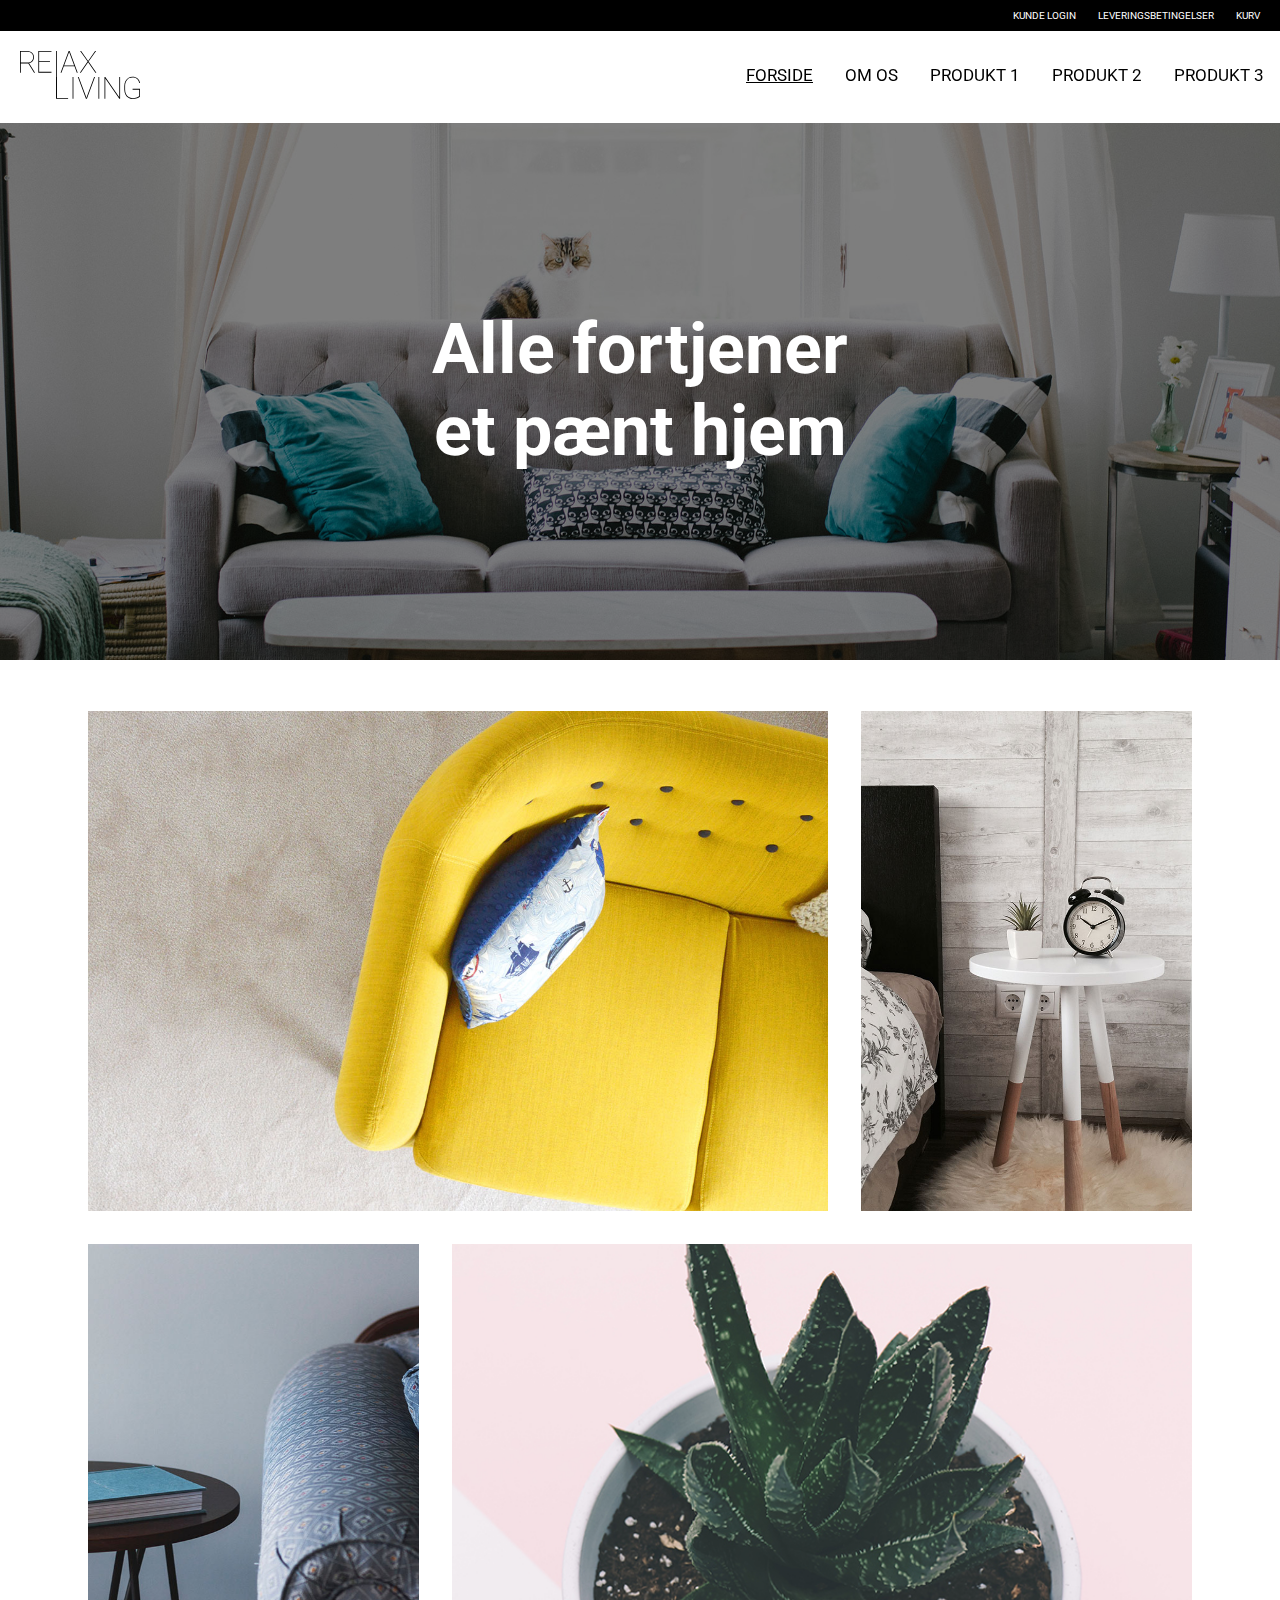
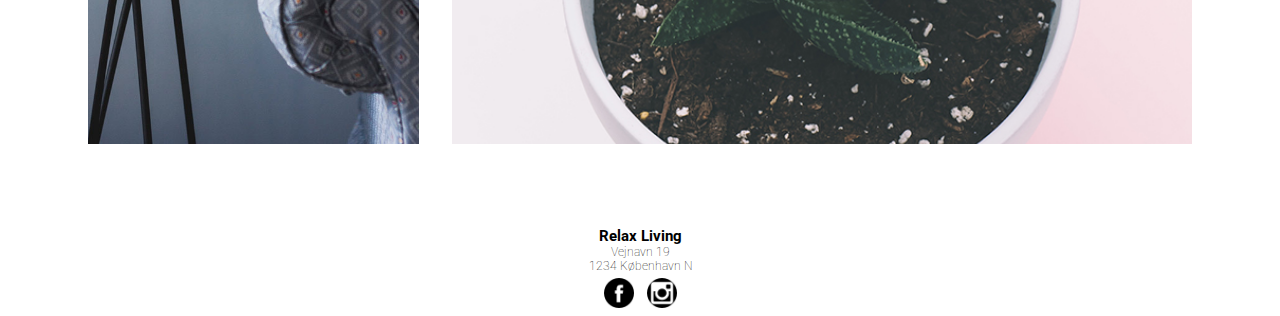
<file: index.html>
<!DOCTYPE html>
<html>
  <head>
    <meta charset="utf-8">
    <title>Relax Living - Forside</title>
    <meta name="viewport" content="width=device-width, initial-scale=1.0">
    <link href="https://fonts.googleapis.com/css?family=Roboto" rel="stylesheet">
    <link rel="stylesheet" type="text/css" href="css/global.css">
    <link rel="stylesheet" type="text/css" href="css/kasper.css">
    <script src="js/menu.js"></script>
  </head>

  <body class="front">
    <!--Navigationsbar og infoboks-->
    <header>
      <!--infoboks der indeholder links til login,
      leveringsbetingelser og kurv-->
      <div class="infoboks">
        <a href="#">KUNDE LOGIN</a>
        <a href="#">LEVERINGSBETINGELSER</a>
        <a href="#">KURV</a>
      </div>
      <!--Logo og navigationsbar-->
    <div class="logo">
      	<svg version="1.1"
      	 xmlns="http://www.w3.org/2000/svg" xmlns:xlink="http://www.w3.org/1999/xlink" xmlns:a="http://ns.adobe.com/AdobeSVGViewerExtensions/3.0/"
      	 x="0px" y="0px" width="384px" height="153.6px" viewBox="0 0 384 153.6" style="enable-background:new 0 0 384 153.6;"
      	 xml:space="preserve">
      <defs>
      </defs>
      <g>
      	<g>
      		<path d="M26.6,39.6h-24v29.6H0V0h22.1C29,0,34.5,1.8,38.6,5.4c4.1,3.6,6.2,8.4,6.2,14.6c0,4.7-1.5,8.8-4.4,12.4
      			c-2.9,3.5-6.7,5.7-11.2,6.6l18.5,29.6v0.7H45L26.6,39.6z M2.6,37h21.8c5.3,0,9.6-1.6,12.9-4.8c3.3-3.2,4.9-7.3,4.9-12.2
      			c0-5.4-1.8-9.6-5.4-12.7c-3.6-3.1-8.6-4.7-14.9-4.7H2.6V37z"/>
      		<path d="M95.9,34.9H61.2v31.8h39.5v2.6H58.6V0h42.1v2.6H61.2v29.8h34.7V34.9z"/>
      		<path d="M174.2,48.5h-33.9l-7.7,20.7h-2.8L155.7,0h3.1l25.9,69.2h-2.8L174.2,48.5z M141.2,46h32l-16-42.9L141.2,46z"/>
      		<path d="M218,31.9L240.3,0h3.2l-24,33.9l24.9,35.3h-3.2L218,35.9l-23.4,33.3h-3.1l24.9-35.3L192.4,0h3.2L218,31.9z"/>
      	</g>
      	<g>
      		<path d="M118.4,150.1h35.5v2.6h-38.1V83.4h2.6V150.1z"/>
      		<path d="M170.9,152.6h-2.6V83.4h2.6V152.6z"/>
      		<path d="M211.2,145.9l1.4,4.2l1.4-4.2l23.2-62.5h2.8l-25.9,69.2h-3.1l-25.9-69.2h2.8L211.2,145.9z"/>
      		<path d="M253.6,152.6H251V83.4h2.6V152.6z"/>
      		<path d="M320.3,152.6h-2.6l-44.7-64.8v64.8h-2.6V83.4h2.6l44.7,64.7V83.4h2.6V152.6z"/>
      		<path d="M384,145.2c-1.7,2.4-4.8,4.4-9.2,6c-4.4,1.6-9.2,2.4-14.4,2.4c-5.1,0-9.7-1.3-13.7-3.8c-4-2.5-7.2-6-9.4-10.6
      			c-2.3-4.6-3.4-9.7-3.5-15.5v-11.9c0-5.7,1.1-10.8,3.3-15.3c2.2-4.5,5.3-8,9.2-10.4c4-2.5,8.4-3.7,13.4-3.7
      			c6.9,0,12.5,1.8,16.8,5.3c4.3,3.5,6.8,8.3,7.5,14.4h-2.6c-0.9-5.5-3.2-9.7-6.9-12.7c-3.7-2.9-8.7-4.4-14.9-4.4
      			c-7,0-12.6,2.5-16.9,7.5c-4.3,5-6.4,11.5-6.4,19.6v11c0,5.4,1,10.3,3,14.5c2,4.2,4.8,7.5,8.5,9.9s7.9,3.5,12.6,3.5
      			c4.6,0,8.9-0.7,12.9-2c4-1.4,6.7-3,8.2-5v-20.2h-21.2v-2.6H384V145.2z"/>
      	</g>
      	<g>
      		<path d="M118.4,151.8h-2.6V0.1h2.6V151.8z"/>
      	</g>
      </g>
      </svg>
      <!--burgermenu-icon-->
    <nav class="menuopen">
      <!--opens the slide menu-->
      <span onclick="openNav()">&#9776;</span>
    </nav>
      <!--Horizontal menu til desktop-->
    <nav class="desktopnav">
      <a class="active" href="index.html">Forside</a>
      <a href="om-os.html">Om os</a>
      <a href="produkt1.html">Produkt 1</a>
      <a href="produkt2.html">Produkt 2</a>
      <a href="produkt3.html">Produkt 3</a>
    </nav>
  </div>



      <!--Navigation slide menu-->
      <nav id="mySidenav" class="sidenav">
        <!--closebutton in right corner-->
        <a href="javascript:void(0)" class="closebtn" onclick="closeNav()">&times;</a>
        <!--class="active" shows with page you are on-->
        <a class="active" href="index.html">Forside</a>
        <a href="om-os.html">Om os</a>
        <a href="produkt1.html">Produkt 1</a>
        <a href="produkt2.html">Produkt 2</a>
        <a href="produkt3.html">Produkt 3</a>
      </nav>

    </header>

    <main>

      <figure class="header">
        <h1>Alle fortjener<br>et pænt hjem</h1>
      </figure>
      <article>
        <section>
          <a href="#">
          <figure class="one">
            <div class="text-wrapper">
              <span>Bliv inspireret til</span>
              <h2>Stuen</h2>
            </div>
          </figure>
        </a>
          <a href="#">
          <figure class="two">
            <div class="text-wrapper">
              <span>Indret dit</span>
              <h2>Soveværelset</h2>
            </div>
          </figure>
        </a>
        </section>
        <section>
          <a href="#">
          <figure class="three">
            <div class="text-wrapper">
              <span>Inspiration til</span>
              <h2>Hjemmet</h2>
            </div>
          </figure>
        </a>
          <a href="#">
          <figure class="four">
            <div class="text-wrapper">
              <span>Pynt hjemmet med vores</span>
              <h2>Tilbehør</h2>
            </div>
          </figure>
        </a>
        </section>
      </article>
    </main>

    <footer>
      <div class="logo">
        <svg version="1.1"
        	 xmlns="http://www.w3.org/2000/svg" xmlns:xlink="http://www.w3.org/1999/xlink" xmlns:a="http://ns.adobe.com/AdobeSVGViewerExtensions/3.0/"
        	 x="0px" y="0px" width="384px" height="153.6px" viewBox="0 0 384 153.6" style="enable-background:new 0 0 384 153.6;"
        	 xml:space="preserve">
        <defs>
        </defs>
        <g>
        	<g>
        		<path d="M26.6,39.6h-24v29.6H0V0h22.1C29,0,34.5,1.8,38.6,5.4c4.1,3.6,6.2,8.4,6.2,14.6c0,4.7-1.5,8.8-4.4,12.4
        			c-2.9,3.5-6.7,5.7-11.2,6.6l18.5,29.6v0.7H45L26.6,39.6z M2.6,37h21.8c5.3,0,9.6-1.6,12.9-4.8c3.3-3.2,4.9-7.3,4.9-12.2
        			c0-5.4-1.8-9.6-5.4-12.7c-3.6-3.1-8.6-4.7-14.9-4.7H2.6V37z"/>
        		<path d="M95.9,34.9H61.2v31.8h39.5v2.6H58.6V0h42.1v2.6H61.2v29.8h34.7V34.9z"/>
        		<path d="M174.2,48.5h-33.9l-7.7,20.7h-2.8L155.7,0h3.1l25.9,69.2h-2.8L174.2,48.5z M141.2,46h32l-16-42.9L141.2,46z"/>
        		<path d="M218,31.9L240.3,0h3.2l-24,33.9l24.9,35.3h-3.2L218,35.9l-23.4,33.3h-3.1l24.9-35.3L192.4,0h3.2L218,31.9z"/>
        	</g>
        	<g>
        		<path d="M118.4,150.1h35.5v2.6h-38.1V83.4h2.6V150.1z"/>
        		<path d="M170.9,152.6h-2.6V83.4h2.6V152.6z"/>
        		<path d="M211.2,145.9l1.4,4.2l1.4-4.2l23.2-62.5h2.8l-25.9,69.2h-3.1l-25.9-69.2h2.8L211.2,145.9z"/>
        		<path d="M253.6,152.6H251V83.4h2.6V152.6z"/>
        		<path d="M320.3,152.6h-2.6l-44.7-64.8v64.8h-2.6V83.4h2.6l44.7,64.7V83.4h2.6V152.6z"/>
        		<path d="M384,145.2c-1.7,2.4-4.8,4.4-9.2,6c-4.4,1.6-9.2,2.4-14.4,2.4c-5.1,0-9.7-1.3-13.7-3.8c-4-2.5-7.2-6-9.4-10.6
        			c-2.3-4.6-3.4-9.7-3.5-15.5v-11.9c0-5.7,1.1-10.8,3.3-15.3c2.2-4.5,5.3-8,9.2-10.4c4-2.5,8.4-3.7,13.4-3.7
        			c6.9,0,12.5,1.8,16.8,5.3c4.3,3.5,6.8,8.3,7.5,14.4h-2.6c-0.9-5.5-3.2-9.7-6.9-12.7c-3.7-2.9-8.7-4.4-14.9-4.4
        			c-7,0-12.6,2.5-16.9,7.5c-4.3,5-6.4,11.5-6.4,19.6v11c0,5.4,1,10.3,3,14.5c2,4.2,4.8,7.5,8.5,9.9s7.9,3.5,12.6,3.5
        			c4.6,0,8.9-0.7,12.9-2c4-1.4,6.7-3,8.2-5v-20.2h-21.2v-2.6H384V145.2z"/>
        	</g>
        	<g>
        		<path d="M118.4,151.8h-2.6V0.1h2.6V151.8z"/>
        	</g>
        </g>
        </svg>
      </div>

      <!--Kontakt info-->
    <div class="kontakt">
      <p class="name">Relax Living</p>
      <p>Vejnavn 19</p>
      <p>1234 København N</p>
      <div class="socialicon">
        <img src="img/002-facebook-logo-button.png" alt="Facebook">
        <a target="_blank" href="https://www.instagram.com/relaxliving17/"><img src="img/001-social.png" alt="Instagram"></a>
      </div>
    </div>
    </footer>

  </body>
</html>
</file>
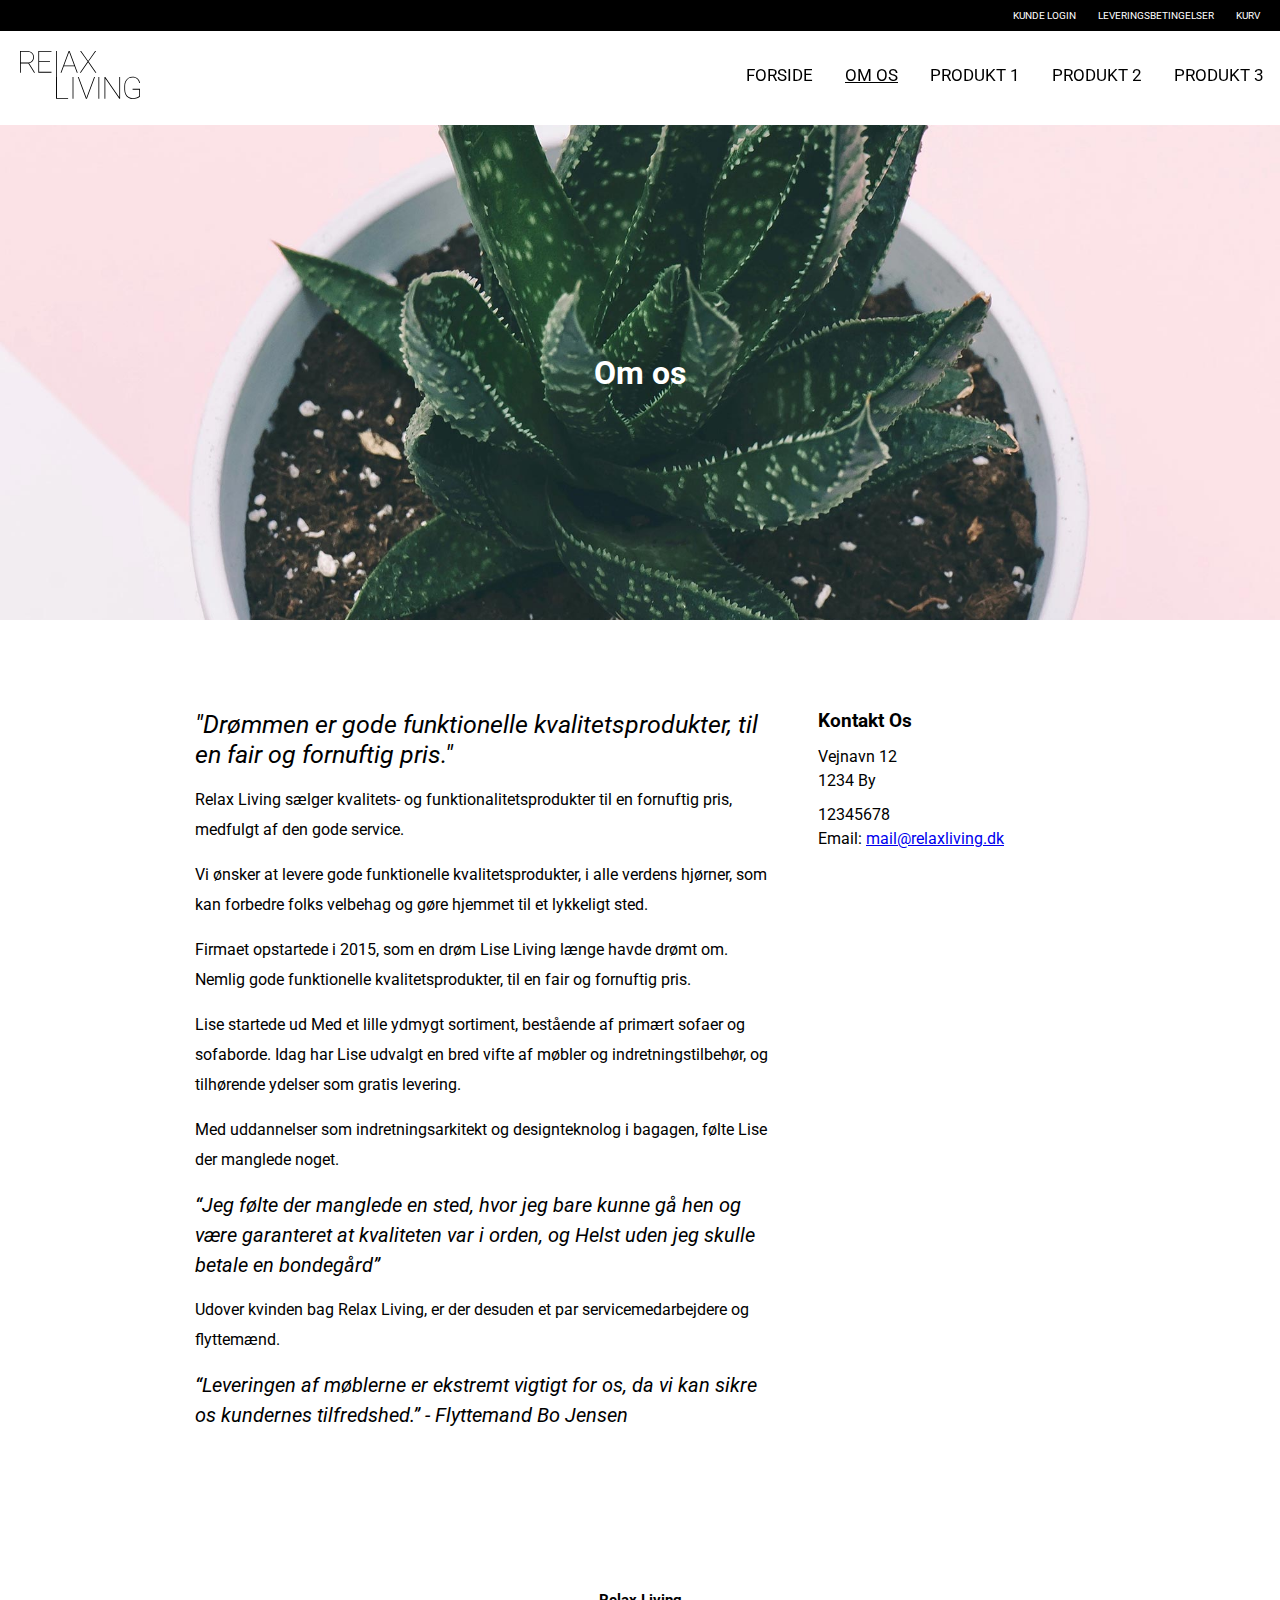
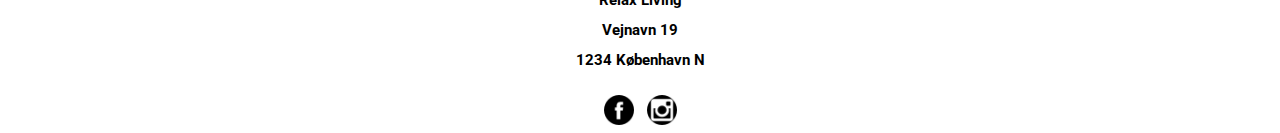
<file: om-os.html>
<!DOCTYPE html>
<html>
  <head>
    <meta charset="utf-8">
    <title>Relax Living - Om os</title>
    <meta name="viewport" content="width=device-width, initial-scale=1.0">
    <link href="https://fonts.googleapis.com/css?family=Roboto" rel="stylesheet">
    <link rel="stylesheet" type="text/css" href="css/global.css">
    <link rel="stylesheet" type="text/css" href="css/gabriella.css">
    <script src="js/menu.js"></script>
  </head>

  <body>
    <!--Navigationsbar og infoboks-->
    <header>
      <!--infoboks der indeholder links til login,
      leveringsbetingelser og kurv-->
      <div class="infoboks">
        <a href="#">KUNDE LOGIN</a>
        <a href="#">LEVERINGSBETINGELSER</a>
        <a href="#">KURV</a>
      </div>
      <!--Logo og navigationsbar-->
      <div class="logo">
        <a href="index.html">
      	<svg version="1.1"
      	 xmlns="http://www.w3.org/2000/svg" xmlns:xlink="http://www.w3.org/1999/xlink" xmlns:a="http://ns.adobe.com/AdobeSVGViewerExtensions/3.0/"
      	 x="0px" y="0px" width="384px" height="153.6px" viewBox="0 0 384 153.6" style="enable-background:new 0 0 384 153.6;"
      	 xml:space="preserve">
      <defs>
      </defs>
      <g>
      	<g>
      		<path d="M26.6,39.6h-24v29.6H0V0h22.1C29,0,34.5,1.8,38.6,5.4c4.1,3.6,6.2,8.4,6.2,14.6c0,4.7-1.5,8.8-4.4,12.4
      			c-2.9,3.5-6.7,5.7-11.2,6.6l18.5,29.6v0.7H45L26.6,39.6z M2.6,37h21.8c5.3,0,9.6-1.6,12.9-4.8c3.3-3.2,4.9-7.3,4.9-12.2
      			c0-5.4-1.8-9.6-5.4-12.7c-3.6-3.1-8.6-4.7-14.9-4.7H2.6V37z"/>
      		<path d="M95.9,34.9H61.2v31.8h39.5v2.6H58.6V0h42.1v2.6H61.2v29.8h34.7V34.9z"/>
      		<path d="M174.2,48.5h-33.9l-7.7,20.7h-2.8L155.7,0h3.1l25.9,69.2h-2.8L174.2,48.5z M141.2,46h32l-16-42.9L141.2,46z"/>
      		<path d="M218,31.9L240.3,0h3.2l-24,33.9l24.9,35.3h-3.2L218,35.9l-23.4,33.3h-3.1l24.9-35.3L192.4,0h3.2L218,31.9z"/>
      	</g>
      	<g>
      		<path d="M118.4,150.1h35.5v2.6h-38.1V83.4h2.6V150.1z"/>
      		<path d="M170.9,152.6h-2.6V83.4h2.6V152.6z"/>
      		<path d="M211.2,145.9l1.4,4.2l1.4-4.2l23.2-62.5h2.8l-25.9,69.2h-3.1l-25.9-69.2h2.8L211.2,145.9z"/>
      		<path d="M253.6,152.6H251V83.4h2.6V152.6z"/>
      		<path d="M320.3,152.6h-2.6l-44.7-64.8v64.8h-2.6V83.4h2.6l44.7,64.7V83.4h2.6V152.6z"/>
      		<path d="M384,145.2c-1.7,2.4-4.8,4.4-9.2,6c-4.4,1.6-9.2,2.4-14.4,2.4c-5.1,0-9.7-1.3-13.7-3.8c-4-2.5-7.2-6-9.4-10.6
      			c-2.3-4.6-3.4-9.7-3.5-15.5v-11.9c0-5.7,1.1-10.8,3.3-15.3c2.2-4.5,5.3-8,9.2-10.4c4-2.5,8.4-3.7,13.4-3.7
      			c6.9,0,12.5,1.8,16.8,5.3c4.3,3.5,6.8,8.3,7.5,14.4h-2.6c-0.9-5.5-3.2-9.7-6.9-12.7c-3.7-2.9-8.7-4.4-14.9-4.4
      			c-7,0-12.6,2.5-16.9,7.5c-4.3,5-6.4,11.5-6.4,19.6v11c0,5.4,1,10.3,3,14.5c2,4.2,4.8,7.5,8.5,9.9s7.9,3.5,12.6,3.5
      			c4.6,0,8.9-0.7,12.9-2c4-1.4,6.7-3,8.2-5v-20.2h-21.2v-2.6H384V145.2z"/>
      	</g>
      	<g>
      		<path d="M118.4,151.8h-2.6V0.1h2.6V151.8z"/>
      	</g>
      </g>
      </svg>
    </a>
      <!--burgermenu-icon-->
    <nav class="menuopen">
      <!--opens the slide menu-->
      <span onclick="openNav()">&#9776;</span>
    </nav>
      <!--Horizontal menu til desktop-->
    <nav class="desktopnav">
      <a href="index.html">Forside</a>
      <a class="active" href="om-os.html">Om os</a>
      <a href="produkt1.html">Produkt 1</a>
      <a href="produkt2.html">Produkt 2</a>
      <a href="produkt3.html">Produkt 3</a>
    </nav>
  </div>

      <!--Navigation slide menu-->
      <nav id="mySidenav" class="sidenav">
        <!--closebutton in right corner-->
        <a href="javascript:void(0)" class="closebtn" onclick="closeNav()">&times;</a>
        <!--class="active" shows with page you are on-->
        <a href="index.html">Forside</a>
        <a class="active" href="om-os.html">Om os</a>
        <a href="produkt1.html">Produkt 1</a>
        <a href="produkt2.html">Produkt 2</a>
        <a href="produkt3.html">Produkt 3</a>
      </nav>

    </header>

    <main>

      <!-- BILLEDET -->
      <div class="topbillede">
        <h1>Om os</h1>
      </div>

      <article>
        <section>

        <!-- TEXT -->
          <h2>"Drømmen er gode funktionelle kvalitetsprodukter, til en fair og fornuftig pris."</h2>

        <!-- MISSION & VISION -->
        <p>
        Relax Living sælger kvalitets- og funktionalitetsprodukter til en fornuftig pris, medfulgt af den gode service.
        </p>
        <p>
          Vi ønsker at levere gode funktionelle kvalitetsprodukter, i alle verdens hjørner, som kan forbedre folks velbehag og gøre hjemmet til et lykkeligt sted.
        </p>

        <p>
          Firmaet opstartede i 2015, som en drøm Lise Living længe havde drømt om. Nemlig gode funktionelle
          kvalitetsprodukter, til en fair og fornuftig pris.
        </p>
        <div>
        <p>
          Lise startede ud
          Med et lille ydmygt sortiment, bestående af primært sofaer og sofaborde. Idag har Lise udvalgt en bred vifte af møbler
          og indretningstilbehør, og tilhørende ydelser som gratis levering.
        </p>
        </div>
        <p>
        Med uddannelser som indretningsarkitekt og designteknolog i bagagen, følte Lise der manglede noget.
        </p>
        <blockquote>
        “Jeg følte der manglede en sted, hvor jeg bare kunne gå hen og være garanteret at kvaliteten var i orden, og
        Helst uden jeg skulle betale en bondegård”
        </blockquote>
        <p>
        Udover kvinden bag Relax Living, er der desuden et par servicemedarbejdere og flyttemænd.
        </p>
        <blockquote>
        “Leveringen af møblerne
        er ekstremt vigtigt for os, da vi kan sikre os kundernes tilfredshed.”
        - Flyttemand Bo Jensen
        </blockquote>
      </section>
      <aside>
          <h3>Kontakt Os</h3>
          <ul>
            <li>Vejnavn 12</li>
            <li>1234 By</li>
            <li class="phone">12345678</li>
            <li>Email: <a href="#">mail@relaxliving.dk</a></li>
          </ul>

      </aside>
      </article>
    </main>
    <footer>
      <div class="logo">
        <svg version="1.1"
        	 xmlns="http://www.w3.org/2000/svg" xmlns:xlink="http://www.w3.org/1999/xlink" xmlns:a="http://ns.adobe.com/AdobeSVGViewerExtensions/3.0/"
        	 x="0px" y="0px" width="384px" height="153.6px" viewBox="0 0 384 153.6" style="enable-background:new 0 0 384 153.6;"
        	 xml:space="preserve">
        <defs>
        </defs>
        <g>
        	<g>
        		<path d="M26.6,39.6h-24v29.6H0V0h22.1C29,0,34.5,1.8,38.6,5.4c4.1,3.6,6.2,8.4,6.2,14.6c0,4.7-1.5,8.8-4.4,12.4
        			c-2.9,3.5-6.7,5.7-11.2,6.6l18.5,29.6v0.7H45L26.6,39.6z M2.6,37h21.8c5.3,0,9.6-1.6,12.9-4.8c3.3-3.2,4.9-7.3,4.9-12.2
        			c0-5.4-1.8-9.6-5.4-12.7c-3.6-3.1-8.6-4.7-14.9-4.7H2.6V37z"/>
        		<path d="M95.9,34.9H61.2v31.8h39.5v2.6H58.6V0h42.1v2.6H61.2v29.8h34.7V34.9z"/>
        		<path d="M174.2,48.5h-33.9l-7.7,20.7h-2.8L155.7,0h3.1l25.9,69.2h-2.8L174.2,48.5z M141.2,46h32l-16-42.9L141.2,46z"/>
        		<path d="M218,31.9L240.3,0h3.2l-24,33.9l24.9,35.3h-3.2L218,35.9l-23.4,33.3h-3.1l24.9-35.3L192.4,0h3.2L218,31.9z"/>
        	</g>
        	<g>
        		<path d="M118.4,150.1h35.5v2.6h-38.1V83.4h2.6V150.1z"/>
        		<path d="M170.9,152.6h-2.6V83.4h2.6V152.6z"/>
        		<path d="M211.2,145.9l1.4,4.2l1.4-4.2l23.2-62.5h2.8l-25.9,69.2h-3.1l-25.9-69.2h2.8L211.2,145.9z"/>
        		<path d="M253.6,152.6H251V83.4h2.6V152.6z"/>
        		<path d="M320.3,152.6h-2.6l-44.7-64.8v64.8h-2.6V83.4h2.6l44.7,64.7V83.4h2.6V152.6z"/>
        		<path d="M384,145.2c-1.7,2.4-4.8,4.4-9.2,6c-4.4,1.6-9.2,2.4-14.4,2.4c-5.1,0-9.7-1.3-13.7-3.8c-4-2.5-7.2-6-9.4-10.6
        			c-2.3-4.6-3.4-9.7-3.5-15.5v-11.9c0-5.7,1.1-10.8,3.3-15.3c2.2-4.5,5.3-8,9.2-10.4c4-2.5,8.4-3.7,13.4-3.7
        			c6.9,0,12.5,1.8,16.8,5.3c4.3,3.5,6.8,8.3,7.5,14.4h-2.6c-0.9-5.5-3.2-9.7-6.9-12.7c-3.7-2.9-8.7-4.4-14.9-4.4
        			c-7,0-12.6,2.5-16.9,7.5c-4.3,5-6.4,11.5-6.4,19.6v11c0,5.4,1,10.3,3,14.5c2,4.2,4.8,7.5,8.5,9.9s7.9,3.5,12.6,3.5
        			c4.6,0,8.9-0.7,12.9-2c4-1.4,6.7-3,8.2-5v-20.2h-21.2v-2.6H384V145.2z"/>
        	</g>
        	<g>
        		<path d="M118.4,151.8h-2.6V0.1h2.6V151.8z"/>
        	</g>
        </g>
        </svg>
      </div>

      <!--Kontakt info-->
    <div class="kontakt">
      <p class="name">Relax Living<br>
      Vejnavn 19<br>
      1234 København N</p>
      <div class="socialicon">
        <img src="img/002-facebook-logo-button.png" alt="Facebook">
        <a target="_blank" href="https://www.instagram.com/relaxliving17/"><img src="img/001-social.png" alt="Instagram"></a>
      </div>
    </div>
    </footer>
  </body>
</html>
</file>
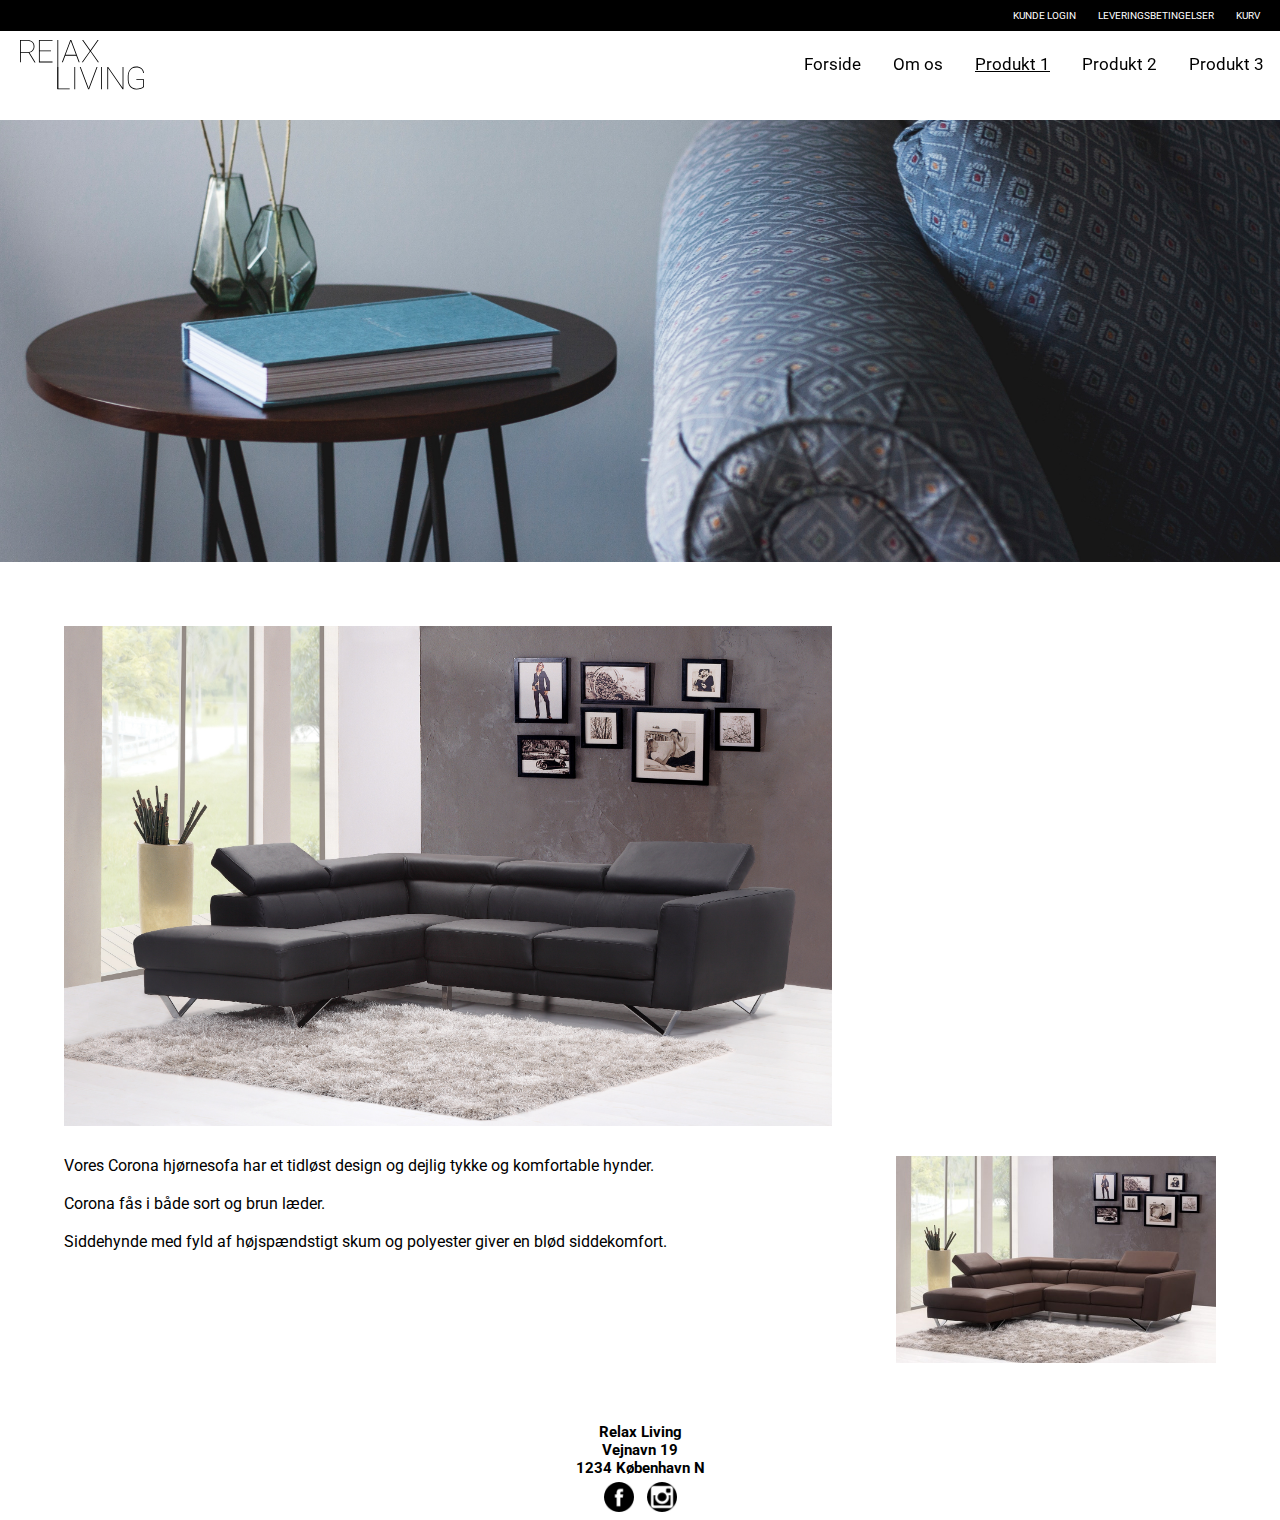
<file: produkt1.html>
<!DOCTYPE html>
<html>
  <head>
    <meta charset="utf-8">
    <title>Relax Living - Produkt 1</title>
    <meta name="viewport" content="width=device-width, initial-scale=1.0">
    <link href="https://fonts.googleapis.com/css?family=Roboto" rel="stylesheet">
    <link rel="stylesheet" type="text/css" href="css/martinus.css">
    <script src="js/menu.js"></script>
  </head>

  <body>
    <!--Navigationsbar og infoboks-->
    <header>
      <!--infoboks der indeholder links til login,
      leveringsbetingelser og kurv-->
      <div class="infoboks">
        <a href="#">KUNDE LOGIN</a>
        <a href="#">LEVERINGSBETINGELSER</a>
        <a href="#">KURV</a>
      </div>
      <!--Logo og navigationsbar-->
      <div class="logo">
        <a href="index.html">
      	<svg version="1.1"
      	 xmlns="http://www.w3.org/2000/svg" xmlns:xlink="http://www.w3.org/1999/xlink" xmlns:a="http://ns.adobe.com/AdobeSVGViewerExtensions/3.0/"
      	 x="0px" y="0px" width="384px" height="153.6px" viewBox="0 0 384 153.6" style="enable-background:new 0 0 384 153.6;"
      	 xml:space="preserve">
      <defs>
      </defs>
      <g>
      	<g>
      		<path d="M26.6,39.6h-24v29.6H0V0h22.1C29,0,34.5,1.8,38.6,5.4c4.1,3.6,6.2,8.4,6.2,14.6c0,4.7-1.5,8.8-4.4,12.4
      			c-2.9,3.5-6.7,5.7-11.2,6.6l18.5,29.6v0.7H45L26.6,39.6z M2.6,37h21.8c5.3,0,9.6-1.6,12.9-4.8c3.3-3.2,4.9-7.3,4.9-12.2
      			c0-5.4-1.8-9.6-5.4-12.7c-3.6-3.1-8.6-4.7-14.9-4.7H2.6V37z"/>
      		<path d="M95.9,34.9H61.2v31.8h39.5v2.6H58.6V0h42.1v2.6H61.2v29.8h34.7V34.9z"/>
      		<path d="M174.2,48.5h-33.9l-7.7,20.7h-2.8L155.7,0h3.1l25.9,69.2h-2.8L174.2,48.5z M141.2,46h32l-16-42.9L141.2,46z"/>
      		<path d="M218,31.9L240.3,0h3.2l-24,33.9l24.9,35.3h-3.2L218,35.9l-23.4,33.3h-3.1l24.9-35.3L192.4,0h3.2L218,31.9z"/>
      	</g>
      	<g>
      		<path d="M118.4,150.1h35.5v2.6h-38.1V83.4h2.6V150.1z"/>
      		<path d="M170.9,152.6h-2.6V83.4h2.6V152.6z"/>
      		<path d="M211.2,145.9l1.4,4.2l1.4-4.2l23.2-62.5h2.8l-25.9,69.2h-3.1l-25.9-69.2h2.8L211.2,145.9z"/>
      		<path d="M253.6,152.6H251V83.4h2.6V152.6z"/>
      		<path d="M320.3,152.6h-2.6l-44.7-64.8v64.8h-2.6V83.4h2.6l44.7,64.7V83.4h2.6V152.6z"/>
      		<path d="M384,145.2c-1.7,2.4-4.8,4.4-9.2,6c-4.4,1.6-9.2,2.4-14.4,2.4c-5.1,0-9.7-1.3-13.7-3.8c-4-2.5-7.2-6-9.4-10.6
      			c-2.3-4.6-3.4-9.7-3.5-15.5v-11.9c0-5.7,1.1-10.8,3.3-15.3c2.2-4.5,5.3-8,9.2-10.4c4-2.5,8.4-3.7,13.4-3.7
      			c6.9,0,12.5,1.8,16.8,5.3c4.3,3.5,6.8,8.3,7.5,14.4h-2.6c-0.9-5.5-3.2-9.7-6.9-12.7c-3.7-2.9-8.7-4.4-14.9-4.4
      			c-7,0-12.6,2.5-16.9,7.5c-4.3,5-6.4,11.5-6.4,19.6v11c0,5.4,1,10.3,3,14.5c2,4.2,4.8,7.5,8.5,9.9s7.9,3.5,12.6,3.5
      			c4.6,0,8.9-0.7,12.9-2c4-1.4,6.7-3,8.2-5v-20.2h-21.2v-2.6H384V145.2z"/>
      	</g>
      	<g>
      		<path d="M118.4,151.8h-2.6V0.1h2.6V151.8z"/>
      	</g>
      </g>
      </svg>
    </a>
      <!--burgermenu-icon-->
    <nav class="menuopen">
      <!--opens the slide menu-->
      <span onclick="openNav()">&#9776;</span>
    </nav>
      <!--Horizontal menu til desktop-->
    <nav class="desktopnav">
      <a href="index.html">Forside</a>
      <a href="om-os.html">Om os</a>
      <a class="active" href="produkt1.html">Produkt 1</a>
      <a href="produkt2.html">Produkt 2</a>
      <a href="produkt3.html">Produkt 3</a>
    </nav>
  </div>



      <!--Navigation slide menu-->
      <nav id="mySidenav" class="sidenav">
        <!--closebutton in right corner-->
        <a href="javascript:void(0)" class="closebtn" onclick="closeNav()">&times;</a>
        <!--class="active" shows with page you are on-->
        <a class="active" href="index.html">Forside</a>
        <a href="om-os.html">Om os</a>
        <a class="active" href="produkt1.html">Produkt 1</a>
        <a href="produkt2.html">Produkt 2</a>
        <a href="produkt3.html">Produkt 3</a>
      </nav>

    </header>

    <div class="content">
      <img class="banner" src="img/kari-shea-109894.png" alt="produktbanner">

      <img class="produktimg" src="img/pexels-photo-276583.jpeg" alt="produkt">
      <img class="produktimg2" src="img/pexels-photo-276583-2.jpeg" alt="produkt">

      <article>
        <h1>Corona</h1>
        <p>Hjørnesofa i læder og ben i mat stål.</p>
        <h2>7499 ,-</h2>

      <div class="buybutton">
        <a href="#">Læg i kurv</a>
      </div>
    </article>

      <div class="wrap">
      <div class="info">
        <p>Vores Corona hjørnesofa har et tidløst design
          og dejlig tykke og komfortable hynder.
          <br>
          <br>
          Corona fås i både sort og brun læder.
          <br>
          <br>
          Siddehynde med fyld af højspændstigt skum
          og polyester giver en blød siddekomfort.
          </p>
      </div>

      <img class="produktimg3" src="img/pexels-photo-276566.jpeg" alt="produkt">
    </div>
    </div>


    <footer>
      <div class="logo">
        <svg version="1.1"
        	 xmlns="http://www.w3.org/2000/svg" xmlns:xlink="http://www.w3.org/1999/xlink" xmlns:a="http://ns.adobe.com/AdobeSVGViewerExtensions/3.0/"
        	 x="0px" y="0px" width="384px" height="153.6px" viewBox="0 0 384 153.6" style="enable-background:new 0 0 384 153.6;"
        	 xml:space="preserve">
        <defs>
        </defs>
        <g>
        	<g>
        		<path d="M26.6,39.6h-24v29.6H0V0h22.1C29,0,34.5,1.8,38.6,5.4c4.1,3.6,6.2,8.4,6.2,14.6c0,4.7-1.5,8.8-4.4,12.4
        			c-2.9,3.5-6.7,5.7-11.2,6.6l18.5,29.6v0.7H45L26.6,39.6z M2.6,37h21.8c5.3,0,9.6-1.6,12.9-4.8c3.3-3.2,4.9-7.3,4.9-12.2
        			c0-5.4-1.8-9.6-5.4-12.7c-3.6-3.1-8.6-4.7-14.9-4.7H2.6V37z"/>
        		<path d="M95.9,34.9H61.2v31.8h39.5v2.6H58.6V0h42.1v2.6H61.2v29.8h34.7V34.9z"/>
        		<path d="M174.2,48.5h-33.9l-7.7,20.7h-2.8L155.7,0h3.1l25.9,69.2h-2.8L174.2,48.5z M141.2,46h32l-16-42.9L141.2,46z"/>
        		<path d="M218,31.9L240.3,0h3.2l-24,33.9l24.9,35.3h-3.2L218,35.9l-23.4,33.3h-3.1l24.9-35.3L192.4,0h3.2L218,31.9z"/>
        	</g>
        	<g>
        		<path d="M118.4,150.1h35.5v2.6h-38.1V83.4h2.6V150.1z"/>
        		<path d="M170.9,152.6h-2.6V83.4h2.6V152.6z"/>
        		<path d="M211.2,145.9l1.4,4.2l1.4-4.2l23.2-62.5h2.8l-25.9,69.2h-3.1l-25.9-69.2h2.8L211.2,145.9z"/>
        		<path d="M253.6,152.6H251V83.4h2.6V152.6z"/>
        		<path d="M320.3,152.6h-2.6l-44.7-64.8v64.8h-2.6V83.4h2.6l44.7,64.7V83.4h2.6V152.6z"/>
        		<path d="M384,145.2c-1.7,2.4-4.8,4.4-9.2,6c-4.4,1.6-9.2,2.4-14.4,2.4c-5.1,0-9.7-1.3-13.7-3.8c-4-2.5-7.2-6-9.4-10.6
        			c-2.3-4.6-3.4-9.7-3.5-15.5v-11.9c0-5.7,1.1-10.8,3.3-15.3c2.2-4.5,5.3-8,9.2-10.4c4-2.5,8.4-3.7,13.4-3.7
        			c6.9,0,12.5,1.8,16.8,5.3c4.3,3.5,6.8,8.3,7.5,14.4h-2.6c-0.9-5.5-3.2-9.7-6.9-12.7c-3.7-2.9-8.7-4.4-14.9-4.4
        			c-7,0-12.6,2.5-16.9,7.5c-4.3,5-6.4,11.5-6.4,19.6v11c0,5.4,1,10.3,3,14.5c2,4.2,4.8,7.5,8.5,9.9s7.9,3.5,12.6,3.5
        			c4.6,0,8.9-0.7,12.9-2c4-1.4,6.7-3,8.2-5v-20.2h-21.2v-2.6H384V145.2z"/>
        	</g>
        	<g>
        		<path d="M118.4,151.8h-2.6V0.1h2.6V151.8z"/>
        	</g>
        </g>
        </svg>
      </div>

      <!--Kontakt info-->
    <div class="kontakt">
      <p class="name">Relax Living<br>
      Vejnavn 19<br>
      1234 København N</p>
      <div class="socialicon">
        <img src="img/002-facebook-logo-button.png" alt="Facebook">
        <a target="_blank" href="https://www.instagram.com/relaxliving17/"><img src="img/001-social.png" alt="Instagram"></a>
      </div>
    </div>
    </footer>
  </body>
</html>
</file>
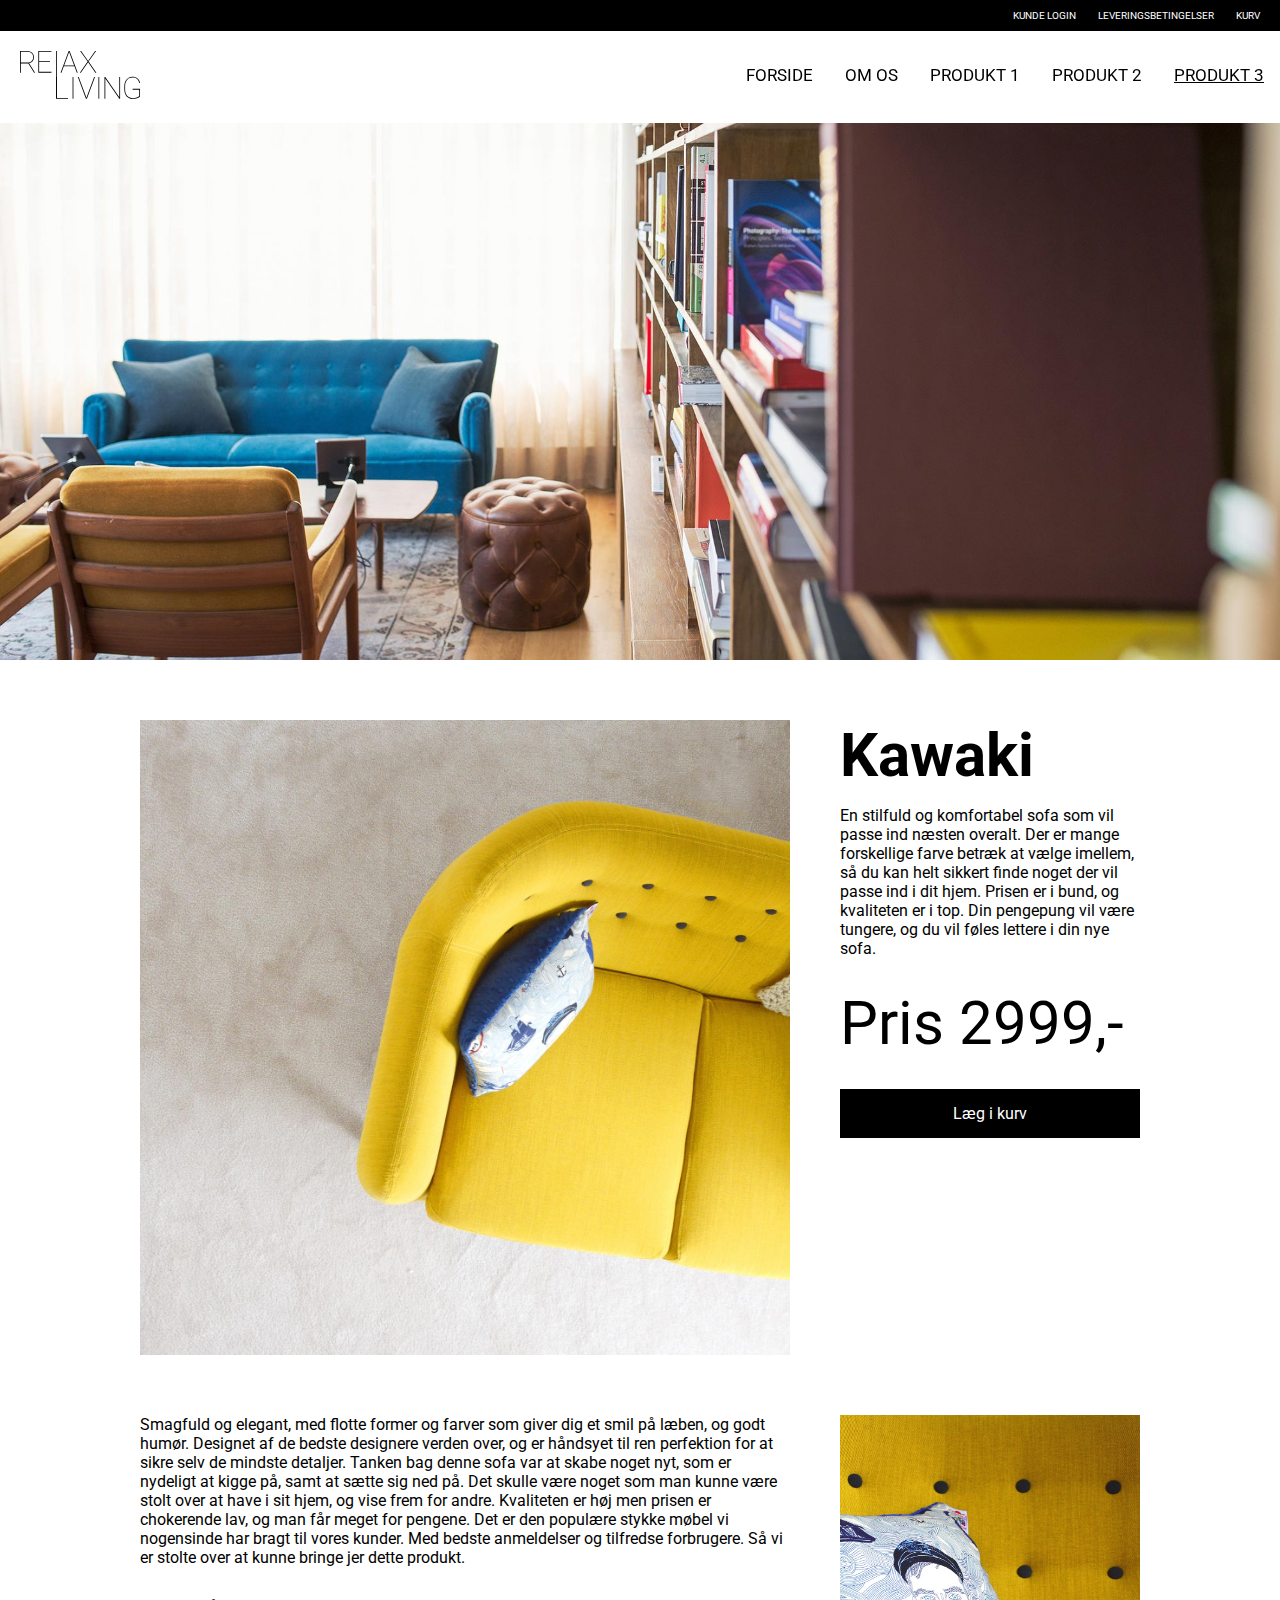
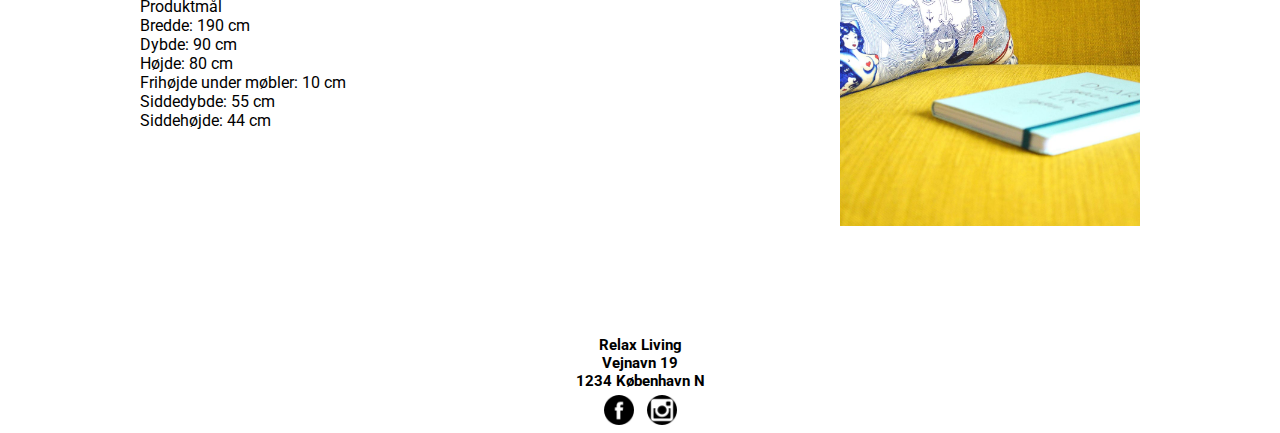
<file: produkt3.html>
<!DOCTYPE html>
<html>
  <head>
    <meta charset="utf-8">
    <title>Relax Living - Produkt 3</title>
    <meta name="viewport" content="width=device-width, initial-scale=1.0">
    <link href="https://fonts.googleapis.com/css?family=Roboto" rel="stylesheet">
    <link rel="stylesheet" type="text/css" href="css/global.css">
    <link rel="stylesheet" type="text/css" href="css/yusuf.css">

    <script src="js/menu.js"></script>
  </head>

  <body>
    <!--Navigationsbar og infoboks-->
    <header>
      <!--infoboks der indeholder links til login,
      leveringsbetingelser og kurv-->
      <div class="infoboks">
        <a href="#">KUNDE LOGIN</a>
        <a href="#">LEVERINGSBETINGELSER</a>
        <a href="#">KURV</a>
      </div>
      <!--Logo og navigationsbar-->
      <div class="logo">
      	<svg version="1.1"
      	 xmlns="http://www.w3.org/2000/svg" xmlns:xlink="http://www.w3.org/1999/xlink" xmlns:a="http://ns.adobe.com/AdobeSVGViewerExtensions/3.0/"
      	 x="0px" y="0px" width="384px" height="153.6px" viewBox="0 0 384 153.6" style="enable-background:new 0 0 384 153.6;"
      	 xml:space="preserve">
      <defs>
      </defs>
      <g>
      	<g>
      		<path d="M26.6,39.6h-24v29.6H0V0h22.1C29,0,34.5,1.8,38.6,5.4c4.1,3.6,6.2,8.4,6.2,14.6c0,4.7-1.5,8.8-4.4,12.4
      			c-2.9,3.5-6.7,5.7-11.2,6.6l18.5,29.6v0.7H45L26.6,39.6z M2.6,37h21.8c5.3,0,9.6-1.6,12.9-4.8c3.3-3.2,4.9-7.3,4.9-12.2
      			c0-5.4-1.8-9.6-5.4-12.7c-3.6-3.1-8.6-4.7-14.9-4.7H2.6V37z"/>
      		<path d="M95.9,34.9H61.2v31.8h39.5v2.6H58.6V0h42.1v2.6H61.2v29.8h34.7V34.9z"/>
      		<path d="M174.2,48.5h-33.9l-7.7,20.7h-2.8L155.7,0h3.1l25.9,69.2h-2.8L174.2,48.5z M141.2,46h32l-16-42.9L141.2,46z"/>
      		<path d="M218,31.9L240.3,0h3.2l-24,33.9l24.9,35.3h-3.2L218,35.9l-23.4,33.3h-3.1l24.9-35.3L192.4,0h3.2L218,31.9z"/>
      	</g>
      	<g>
      		<path d="M118.4,150.1h35.5v2.6h-38.1V83.4h2.6V150.1z"/>
      		<path d="M170.9,152.6h-2.6V83.4h2.6V152.6z"/>
      		<path d="M211.2,145.9l1.4,4.2l1.4-4.2l23.2-62.5h2.8l-25.9,69.2h-3.1l-25.9-69.2h2.8L211.2,145.9z"/>
      		<path d="M253.6,152.6H251V83.4h2.6V152.6z"/>
      		<path d="M320.3,152.6h-2.6l-44.7-64.8v64.8h-2.6V83.4h2.6l44.7,64.7V83.4h2.6V152.6z"/>
      		<path d="M384,145.2c-1.7,2.4-4.8,4.4-9.2,6c-4.4,1.6-9.2,2.4-14.4,2.4c-5.1,0-9.7-1.3-13.7-3.8c-4-2.5-7.2-6-9.4-10.6
      			c-2.3-4.6-3.4-9.7-3.5-15.5v-11.9c0-5.7,1.1-10.8,3.3-15.3c2.2-4.5,5.3-8,9.2-10.4c4-2.5,8.4-3.7,13.4-3.7
      			c6.9,0,12.5,1.8,16.8,5.3c4.3,3.5,6.8,8.3,7.5,14.4h-2.6c-0.9-5.5-3.2-9.7-6.9-12.7c-3.7-2.9-8.7-4.4-14.9-4.4
      			c-7,0-12.6,2.5-16.9,7.5c-4.3,5-6.4,11.5-6.4,19.6v11c0,5.4,1,10.3,3,14.5c2,4.2,4.8,7.5,8.5,9.9s7.9,3.5,12.6,3.5
      			c4.6,0,8.9-0.7,12.9-2c4-1.4,6.7-3,8.2-5v-20.2h-21.2v-2.6H384V145.2z"/>
      	</g>
      	<g>
      		<path d="M118.4,151.8h-2.6V0.1h2.6V151.8z"/>
      	</g>
      </g>
      </svg>
      <!--burgermenu-icon-->
    <nav class="menuopen">
      <!--opens the slide menu-->
      <span onclick="openNav()">&#9776;</span>
    </nav>
      <!--Horizontal menu til desktop-->
    <nav class="desktopnav">
      <a href="index.html">Forside</a>
      <a href="om-os.html">Om os</a>
      <a href="produkt1.html">Produkt 1</a>
      <a href="produkt2.html">Produkt 2</a>
      <a class="active" href="produkt3.html">Produkt 3</a>
    </nav>
  </div>



      <!--Navigation slide menu-->
      <nav id="mySidenav" class="sidenav">
        <!--closebutton in right corner-->
        <a href="javascript:void(0)" class="closebtn" onclick="closeNav()">&times;</a>
        <!--class="active" shows with page you are on-->
        <a href="index.html">Forside</a>
        <a href="om-os.html">Om os</a>
        <a href="produkt1.html">Produkt 1</a>
        <a href="produkt2.html">Produkt 2</a>
        <a class="active" href="produkt3.html">Produkt 3</a>
      </nav>

    </header>

    <main>

      <div class="topbillde"></div>
      <article>

        <figure>
          <img src="img/yellow2.jpg" width="600" height="400" alt="yellow2" class="picleft"/>
        </figure>

        <aside>
          <h1>Kawaki</h1>
          <p> En stilfuld og komfortabel sofa som vil passe ind næsten overalt.
            Der er mange forskellige farve betræk at vælge imellem, så du kan helt sikkert finde noget der vil passe ind i dit hjem.
            Prisen er i bund, og kvaliteten er i top. Din pengepung vil være tungere, og du vil føles lettere i din nye sofa. </p>
            <div class="price">Pris 2999,-</div>
            <a class="cart" href="#">Læg i kurv</a>
        </aside>

      </article>


      <article>

        <section>
          <p> Smagfuld og elegant, med flotte former og farver som giver dig et smil på læben, og godt humør.
          Designet af de bedste designere verden over, og er håndsyet til ren perfektion for at sikre selv de mindste detaljer.
          Tanken bag denne sofa var at skabe noget nyt, som er nydeligt at kigge på, samt at sætte sig ned på.
          Det skulle være noget som man kunne være stolt over at have i sit hjem, og vise frem for andre.
          Kvaliteten er høj men prisen er chokerende lav, og man får meget for pengene.
          Det er den populære stykke møbel vi nogensinde har bragt til vores kunder.
          Med bedste anmeldelser og tilfredse forbrugere. Så vi er stolte over at kunne bringe jer dette produkt. </p>

          <p class="info">Produktmål<br>
          Bredde: 190 cm<br>
          Dybde: 90 cm<br>
          Højde: 80 cm<br>
          Frihøjde under møbler: 10 cm<br>
          Siddedybde: 55 cm<br>
          Siddehøjde: 44 cm </p>
        </section>

        <aside>
            <img src="img/yellow1.jpg" width="250" height="350" alt="yellow1"class="picright"/>
        </aside>

      </article>



    </main>

    <footer>
      <div class="logo">
        <svg version="1.1"
        	 xmlns="http://www.w3.org/2000/svg" xmlns:xlink="http://www.w3.org/1999/xlink" xmlns:a="http://ns.adobe.com/AdobeSVGViewerExtensions/3.0/"
        	 x="0px" y="0px" width="384px" height="153.6px" viewBox="0 0 384 153.6" style="enable-background:new 0 0 384 153.6;"
        	 xml:space="preserve">
        <defs>
        </defs>
        <g>
        	<g>
        		<path d="M26.6,39.6h-24v29.6H0V0h22.1C29,0,34.5,1.8,38.6,5.4c4.1,3.6,6.2,8.4,6.2,14.6c0,4.7-1.5,8.8-4.4,12.4
        			c-2.9,3.5-6.7,5.7-11.2,6.6l18.5,29.6v0.7H45L26.6,39.6z M2.6,37h21.8c5.3,0,9.6-1.6,12.9-4.8c3.3-3.2,4.9-7.3,4.9-12.2
        			c0-5.4-1.8-9.6-5.4-12.7c-3.6-3.1-8.6-4.7-14.9-4.7H2.6V37z"/>
        		<path d="M95.9,34.9H61.2v31.8h39.5v2.6H58.6V0h42.1v2.6H61.2v29.8h34.7V34.9z"/>
        		<path d="M174.2,48.5h-33.9l-7.7,20.7h-2.8L155.7,0h3.1l25.9,69.2h-2.8L174.2,48.5z M141.2,46h32l-16-42.9L141.2,46z"/>
        		<path d="M218,31.9L240.3,0h3.2l-24,33.9l24.9,35.3h-3.2L218,35.9l-23.4,33.3h-3.1l24.9-35.3L192.4,0h3.2L218,31.9z"/>
        	</g>
        	<g>
        		<path d="M118.4,150.1h35.5v2.6h-38.1V83.4h2.6V150.1z"/>
        		<path d="M170.9,152.6h-2.6V83.4h2.6V152.6z"/>
        		<path d="M211.2,145.9l1.4,4.2l1.4-4.2l23.2-62.5h2.8l-25.9,69.2h-3.1l-25.9-69.2h2.8L211.2,145.9z"/>
        		<path d="M253.6,152.6H251V83.4h2.6V152.6z"/>
        		<path d="M320.3,152.6h-2.6l-44.7-64.8v64.8h-2.6V83.4h2.6l44.7,64.7V83.4h2.6V152.6z"/>
        		<path d="M384,145.2c-1.7,2.4-4.8,4.4-9.2,6c-4.4,1.6-9.2,2.4-14.4,2.4c-5.1,0-9.7-1.3-13.7-3.8c-4-2.5-7.2-6-9.4-10.6
        			c-2.3-4.6-3.4-9.7-3.5-15.5v-11.9c0-5.7,1.1-10.8,3.3-15.3c2.2-4.5,5.3-8,9.2-10.4c4-2.5,8.4-3.7,13.4-3.7
        			c6.9,0,12.5,1.8,16.8,5.3c4.3,3.5,6.8,8.3,7.5,14.4h-2.6c-0.9-5.5-3.2-9.7-6.9-12.7c-3.7-2.9-8.7-4.4-14.9-4.4
        			c-7,0-12.6,2.5-16.9,7.5c-4.3,5-6.4,11.5-6.4,19.6v11c0,5.4,1,10.3,3,14.5c2,4.2,4.8,7.5,8.5,9.9s7.9,3.5,12.6,3.5
        			c4.6,0,8.9-0.7,12.9-2c4-1.4,6.7-3,8.2-5v-20.2h-21.2v-2.6H384V145.2z"/>
        	</g>
        	<g>
        		<path d="M118.4,151.8h-2.6V0.1h2.6V151.8z"/>
        	</g>
        </g>
        </svg>
      </div>

      <!--Kontakt info-->
    <div class="kontakt">
      <p class="name">Relax Living<br>
      Vejnavn 19<br>
      1234 København N</p>
      <div class="socialicon">
        <img src="img/002-facebook-logo-button.png" alt="Facebook">
        <a target="_blank" href="https://www.instagram.com/relaxliving17/"><img src="img/001-social.png" alt="Instagram"></a>
      </div>
    </div>
    </footer>
  </body>
</html>
</file>
<file: css/global.css>
* {
  box-sizing: border-box;
  margin: 0;
  padding: 0;
}
/*Styling for body*/
body {
  font-family: 'Roboto', sans-serif;
}
header {
position: fixed;
top: 0;
z-index: 999;
}
/*viser ikke infoboks på mobil*/
.infoboks {
  display: none;
}
/*styling af logo*/
.logo {
  position: fixed;
  background-color: white;
	width: 100%;
	height: auto;
  padding: 20px;
}

svg {
	width: 20%;
	height: auto;
}
/*viser ikke desktop menu på mobil*/
.desktopnav {
  display: none;
}
/*Stylling for burgermenu-icon*/
.menuopen {
  position: fixed;
  top: 0;
  right: 0;
  padding: 20px;
  font-weight: thin;
  font-size: 20px;
  cursor: pointer;
  color: #000;
}
/*Styling for side navigation menu*/
.sidenav {
  height: 100%;
  width: 0;
  position: fixed;
  z-index: 1;
  top: 0;
  right: 0;
  background-color: #000;
  overflow-x: hidden;
  transition: 0.5s;
  padding-top: 60px;
}
/*Styling for side navigation menu links*/
.sidenav a {
  padding: 8px 8px 8px 32px;
  margin-bottom: 5px;
  margin-top: 5px;
  text-decoration: none;
  font-size: 25px;
  color: #fff;
  display: block;
  transition: 0.3s;
  text-transform: uppercase;
}
/*This show what side you are on in the nav bar*/
.sidenav a.active {
  font-weight: bold;
  color: #fff;
}
/*Position and styling for the close button (top right corner)*/
.sidenav .closebtn {
  position: absolute;
  top: 0;
  right: 25px;
  font-size: 25px;
  margin-left: 50px;
}
/*styling for footer*/
footer {
  position: absolute;
  margin-top: 100px;
  text-align: center;
  font-size: 12px;
  width: 100%;
}
/*footer logo og kontakt info styling*/
footer .logo {
  position: absolute;
}
footer .kontakt {
  position: absolute;
  text-align: center;
  font-weight: thin;
  width: 100%;
  margin-top: 60px;
}
footer .kontakt .name {
  font-size: 15px;
  font-weight: bold;
}
/*socialmedia-icon styling*/
.socialicon img{
  padding: 5px;
  width: 40px;
  height: auto;
}
/*styling for desktop*/
@media screen and (min-width: 640px) {
  /*Sætter header til fixed, så når man scroller
   forbliver den i toppen*/
  header {
    position: fixed;
    top: 0;
    z-index: 999;
  }
  /*stylling for infoboks*/
  .infoboks {
    display: block;
    position: fixed;
    padding: 10px;
    text-align: right;
    background-color: #000;
    color: #fff;
    width: 100%;
    font-size: 10px;
    top: 0;
  }

  .infoboks a {
    display: inline;
    padding: 10px;
    color: #fff;
    text-decoration: none;
  }
  /*viser ikke burgermenu på desktop*/
  .menuopen {
    display: none;
  }
  /*stylling for logo på desktop*/
  .logo {
    position: fixed;
  	width: 100%;
  	height: auto;
    background: white;
    top: 31px;
  }

  svg {
  	width: 120px;
  	height: auto;
  }
  /*stylling for menu for desktop*/
  .desktopnav {
    position: fixed;
    display: inline-block;
    right: 0;
    list-style-type: none;
    padding: 0;
    overflow: hidden;
    clear: both;
  }
  .desktopnav a {
    float: left;
    display: block;
    color: #000;
    text-align: center;
    padding: 14px 16px;
    text-decoration: none;
    font-size: 17px;
    text-transform: uppercase;
  }
  .desktopnav a.active {
    text-decoration: underline;
  }
  /*stylling for footer på desktop*/
  footer {
    clear: both;
    position: relative;
    display: block;
    margin-top: -10px;
    text-align: center;
    font-size: 12px;
    height: 10px;
    width: 100%;
  }
  footer svg {
    display: none;
  }
  footer .kontakt {
    position: absolute;
    text-align: center;
    font-weight: 100;
    width: 100%;
  }
  footer .kontakt .name {
    font-size: 15px;
    font-weight: bold;
  }
  .socialicon img{
    padding: 5px;
    width: 40px;
    height: auto;
  }
}
</file>
<file: css/kasper.css>
/* wrapper */
main {
  margin-top: 120px;
}

/* Topbillede */

.front .header {
  background-repeat: no-repeat;
  background-size: cover;
  background-position: center;
  background-image: url('../img/header.jpg');
  width: 100%;
  height: 60vh;
  margin-bottom: 4%;
  position: relative;
}

.front .header:after {
    content: '';
    background: rgba(0,0,0,0.5);
    position: absolute;
    top: 0;
    bottom: 0;
    left: 0;
    right: 0;
}

.front .header h1 {
  position: absolute;
  top: 50%;
  left: 50%;
  transform: translate(-50%, -50%);
  color: white;
  text-align: center;
  z-index: 2;
  font-size: 40px;
}


/* Sub elementer */
article {
  max-width: 1200px;
  width: 100%;
  margin: 0 auto;
}

article section {
  overflow: auto;
  clear: both;
  margin: 0 4%;
}

figure {
    background-repeat: no-repeat;
    background-size: cover;
    background-position: center;
    float: left;
    display: block;
    width: 100%;
    height: 500px;
    position: relative;
}

figure:after {
  content: '';
  position: absolute;
  top: 0;
  bottom: 0;
  left:0;
  right:0;
  background: rgba(0,0,0,0.5);
}

/* Specific style for subelementer */
figure.one {
  background-image: url('../img/block1.jpg');
  margin-bottom: 3%;
}

figure.two {
  background-image: url('../img/block2.jpg');
  margin-bottom: 3%;
}

figure.three {
  background-image: url('../img/block3.jpg');
  margin-bottom: 3%;
}

figure.four {
  background-image: url('../img/block4.jpg');
  margin-bottom: 3%;
}

/* Text on subelementer */

.text-wrapper {
  position: absolute;
  top: 50%;
  left: 50%;
  transform: translate(-50%, -50%);
  text-align: center;
  z-index: 2;
}

.text-wrapper span {
  text-transform: uppercase;
  font-size: 15px;
  color: white;
  margin-bottom: 5px;
}

.text-wrapper h2 {
  text-transform: uppercase;
  font-size: 36px;
  color: white;
  margin-bottom: 5px;
  font-weight: 300;
}


/* Desktop style */
@media screen and (min-width: 768px) {

  .front .header h1 { font-size: 70px; }

  figure.one {
    width: 67%;
    margin-right: 3%;
  }

  figure.two {
    width: 30%;
  }

  figure.three {
    width: 30%;
  }

  figure.four {
    width: 67%;
    margin-left: 3%;
  }

  .text-wrapper {
    opacity: 0;
    transition: 300ms ease;
  }

  article figure:after {
    opacity: 0;
    transition: 300ms;
  }

  figure:hover .text-wrapper, figure:hover:after {
    opacity: 1;
  }

}
</file>
<file: css/gabriella.css>
main {
    margin-top: 50px;
}

header {
  position: fixed;
  top: 0;
  z-index: 999;

}
.topbillede {
  background-image: url('../img/plante2.jpg');
  background-repeat: no-repeat;
  background-size: cover;
  background-position: center;
  height: 55vh;
  position: relative;
}

.topbillede h1 {
  position: absolute;
  top: 50%;
  left: 50%;
  transform: translate(-50%, -50%);
  color: white;
}

h2 {
  font-size: 25px;
  font-style: italic;
  margin-bottom: 15px;
  font-weight: normal;
    line-height: 30px;
}

p {
  font-size: 16px;
  margin-bottom: 15px;
  line-height: 30px;
}

blockquote {
  font-size: 20px;
  font-style: italic;
  margin-bottom: 15px;
  margin-top: 15px;
  line-height: 30px;
}

article {
  max-width: 950px;
  width: 90%;
  padding: 30px;
}

section {

}
aside {
margin-left: 7%;
text-align: center;
}
aside h3 {
  margin-top: 20%;
  margin-bottom: 15px;
}
aside ul {
  list-style: none;
}
aside ul li {
  margin-bottom: 5px;
}

aside ul li.phone {
  margin-top: 15px;
}


@media screen and (min-width: 640px) {

  main {
      margin-top: 125px;
  }
  article {
    clear: both;
    overflow: auto;
    margin: 60px auto;
  }

  section {
    width: 65%;
    float: left;
    margin-right: 0%;
  }
  aside {
    width: 30%;
    float: left;
    margin-left: 5%;
    text-align: left;
    margin-bottom: 0%;
    padding-top: 0%;
    }
    aside h3 {
      margin-top: 0%;
      margin-bottom: 15px;
    }
  }
</file>
<file: css/martinus.css>
* {
  box-sizing: border-box;
  margin: 0;
  padding: 0;
}
/*Styling for body*/
body {
  font-family: 'Roboto', sans-serif;
}
header {
position: fixed;
top: 0;
z-index: 999;
}
/*viser ikke infoboks på mobil*/
.infoboks {
  display: none;
}
/*styling af logo*/
.logo {
  position: fixed;
  background-color: white;
	width: 100%;
	height: auto;
  padding: 20px;
}

svg {
	width: 20%;
	height: auto;
}
/*viser ikke desktop menu på mobil*/
.desktopnav {
  display: none;
}
/*Stylling for burgermenu-icon*/
.menuopen {
  position: fixed;
  top: 0;
  right: 0;
  padding: 20px;
  font-weight: thin;
  font-size: 20px;
  cursor: pointer;
  color: #000;
}
/*Styling for side navigation menu*/
.sidenav {
  height: 100%;
  width: 0;
  position: fixed;
  z-index: 1;
  top: 0;
  right: 0;
  background-color: #000;
  overflow-x: hidden;
  transition: 0.5s;
  padding-top: 60px;
}
/*Styling for side navigation menu links*/
.sidenav a {
  padding: 8px 8px 8px 32px;
  margin-bottom: 5px;
  margin-top: 5px;
  text-decoration: none;
  font-size: 25px;
  color: #fff;
  display: block;
  transition: 0.3s;
}
/*This show what side you are on in the nav bar*/
.sidenav a.active {
  font-weight: bold;
  color: #fff;
}
/*Position and styling for the close button (top right corner)*/
.sidenav .closebtn {
  position: absolute;
  top: 0;
  right: 25px;
  font-size: 25px;
  margin-left: 50px;
}
/*styling for content*/
/*styling for banner*/
.content .banner {
  width: 100%;
  height: auto;
  margin-top: 60px;
}
.wrap {
  clear: both;
}
/*Styling for produkt img*/
.content .produktimg {
  display: block;
  width: 90%;
  height: auto;
  margin: auto;
  margin-top: 20px;
}
.content .produktimg2 {
  display: none;
}
article {
  display: block;
  margin-left: 5%;
  margin-right: 5%;
  margin-top: 10px;
}
article h1 {
  margin-bottom: 20px;
}
article h2 {
  margin-top: 20px;
}

.buybutton a {
  display: block;
  margin: auto;
  margin-top: 20px;
  padding: 20px;
  width: 100%;
  text-align: center;
  background-color: #000;
  color: #fff;
  text-decoration: none;
  cursor: pointer;
}
.info {
  display: block;
  margin-left: 5%;
  margin-right: 5%;
  margin-top: 30px;
}
.produktimg3 {
  display: block;
  width: 90%;
  height: auto;
  margin: auto;
  margin-top: 20px;
}
/*styling for footer*/
footer {
  clear: both;
  position: relative;
  display: block;
  margin-top: -10px;
  text-align: center;
  font-size: 12px;
  height: 10px;
  width: 100%;
}
/*footer logo og kontakt info styling*/
footer .logo {
  position: absolute;
}
footer .kontakt {
  position: absolute;
  text-align: center;
  font-weight: 100;
  width: 100%;
  margin-top: 60px;
}
footer .kontakt .name {
  font-size: 15px;
  font-weight: bold;
}
/*socialmedia-icon styling*/
.socialicon img{
  padding: 5px;
  width: 40px;
  height: auto;
}
/*styling for desktop*/
@media screen and (min-width: 500px) {
  /*Sætter header til fixed, så når man scroller
   forbliver den i toppen*/
  header {
    position: fixed;
    top: 0;
    z-index: 999;
  }
  /*stylling for infoboks*/
  .infoboks {
    z-index: 2;
    display: block;
    position: fixed;
    padding: 10px;
    text-align: right;
    background-color: #000;
    color: #fff;
    width: 100%;
    font-size: 10px;
    top: 0;
  }

  .infoboks a {
    display: inline;
    padding: 10px;
    color: #fff;
    text-decoration: none;
  }
  /*viser ikke burgermenu på desktop*/
  .menuopen {
    display: none;
  }
  /*stylling for logo på desktop*/
  .logo {
    position: fixed;
    background-color: white;
  	width: 100%;
  	height: auto;
    margin-top: 20px;
  }

  svg {
  	width: 10%;
  	height: auto;
  }
  /*stylling for menu for desktop*/
  .desktopnav {
    position: fixed;
    display: inline-block;
    right: 0;
    list-style-type: none;
    padding: 0;
    overflow: hidden;
  }
  .desktopnav a {
    float: left;
    display: block;
    color: #000;
    text-align: center;
    padding: 14px 16px;
    text-decoration: none;
    font-size: 17px;
  }
  .desktopnav a.active {
    text-decoration: underline;
  }
  /*styling for content*/
  /*styling for banner*/
  .content .banner {
    width: 100%;
    height: auto;
    min-height: 100%;
    margin-top: 120px;
  }
  /*Styling for produkt img*/
  .content .produktimg {
    display: none;
  }
  .content .produktimg2 {
    display: block;
    width: 60%;
    height: auto;
    margin-left: 5%;
    margin-top: 60px;
    float: left;
  }
  article {
    position: absolute;
    display: inline-block;
    float: left;
    margin-top: 50px;
    margin-left: 5%;
  }
  article h1 {
    margin-bottom: 20px;
    font-size: 50px;
  }
  article h2 {
    margin-top: 20px;
    font-size: 40px;
  }
  .buybutton a {
    float: right;
    display: block;
    margin: auto;
    margin-top: 30px;
    margin-right: 5%;
    padding: 10px;
    width: 100%;
    text-align: center;
    background-color: #000;
    color: #fff;
    text-decoration: none;
    cursor: pointer;
  }
  .wrap {
    margin-top: 50px;
  }
  .info {
    position: relative;
    display: block;
    margin-left: 5%;
    width: 60%;
    float: left;
  }
  .produktimg3 {
    position: relative;
    display: block;
    width: 25%;
    height: auto;
    margin: auto;
    margin-top: 30px;
    margin-right: 5%;
    float: right;
  }
  /*stylling for footer på desktop*/
  footer {
    clear: both;
    position: relative;
    display: block;
    margin-top: -10px;
    text-align: center;
    font-size: 12px;
    height: 10px;
    width: 100%;
  }
  footer svg {
    display: none;
  }
  footer .kontakt {
    position: absolute;
    text-align: center;
    font-weight: thin;
    width: 100%;
  }
  footer .kontakt .name {
    font-size: 15px;
    font-weight: bold;
  }
  .socialicon img{
    padding: 5px;
    width: 40px;
    height: auto;
  }
}
</file>
<file: css/yusuf.css>
main {
  margin-top: 120px;
}

.topbillde {
  background-image: url('../img/blue1.jpg');
  background-repeat: no-repeat;
  background-size: cover;
  background-position: center bottom;
  height: 60vh;
}

.picright{
  float: right;
  margin-left: 20px;
}

.picleft{
float: left;
margin: :20px;
}
img { width: 100%; height: auto; }
article {
  max-width: 1000px;
  width: 100%;
  margin: 15px auto;
  overflow: auto;
  clear: both;
}

aside,section {
      margin: 15px;
}
.info {
  margin-top: 30px;
}

h1 {
  font-size: 60px;
  margin-bottom: 15px;
}

.price {
  margin-top: 30px;
  font-size: 60px;
}
.cart {
  background: black;
  color: white;
  padding: 15px;
  display: block;
  text-align: center;
  text-decoration: none;
  margin-top: 30px;
}

@media screen and (min-width: 640px) {

  aside,section {
    margin: 0;
  }

  figure, section {
    width: 65%;
    margin-right: 5%;
    float: left;
  }

  aside {
    width: 30%;
    float: left;
  }

  article {
    margin: 60px auto;
    overflow: auto;
    clear: both;
  }

}
</file>
